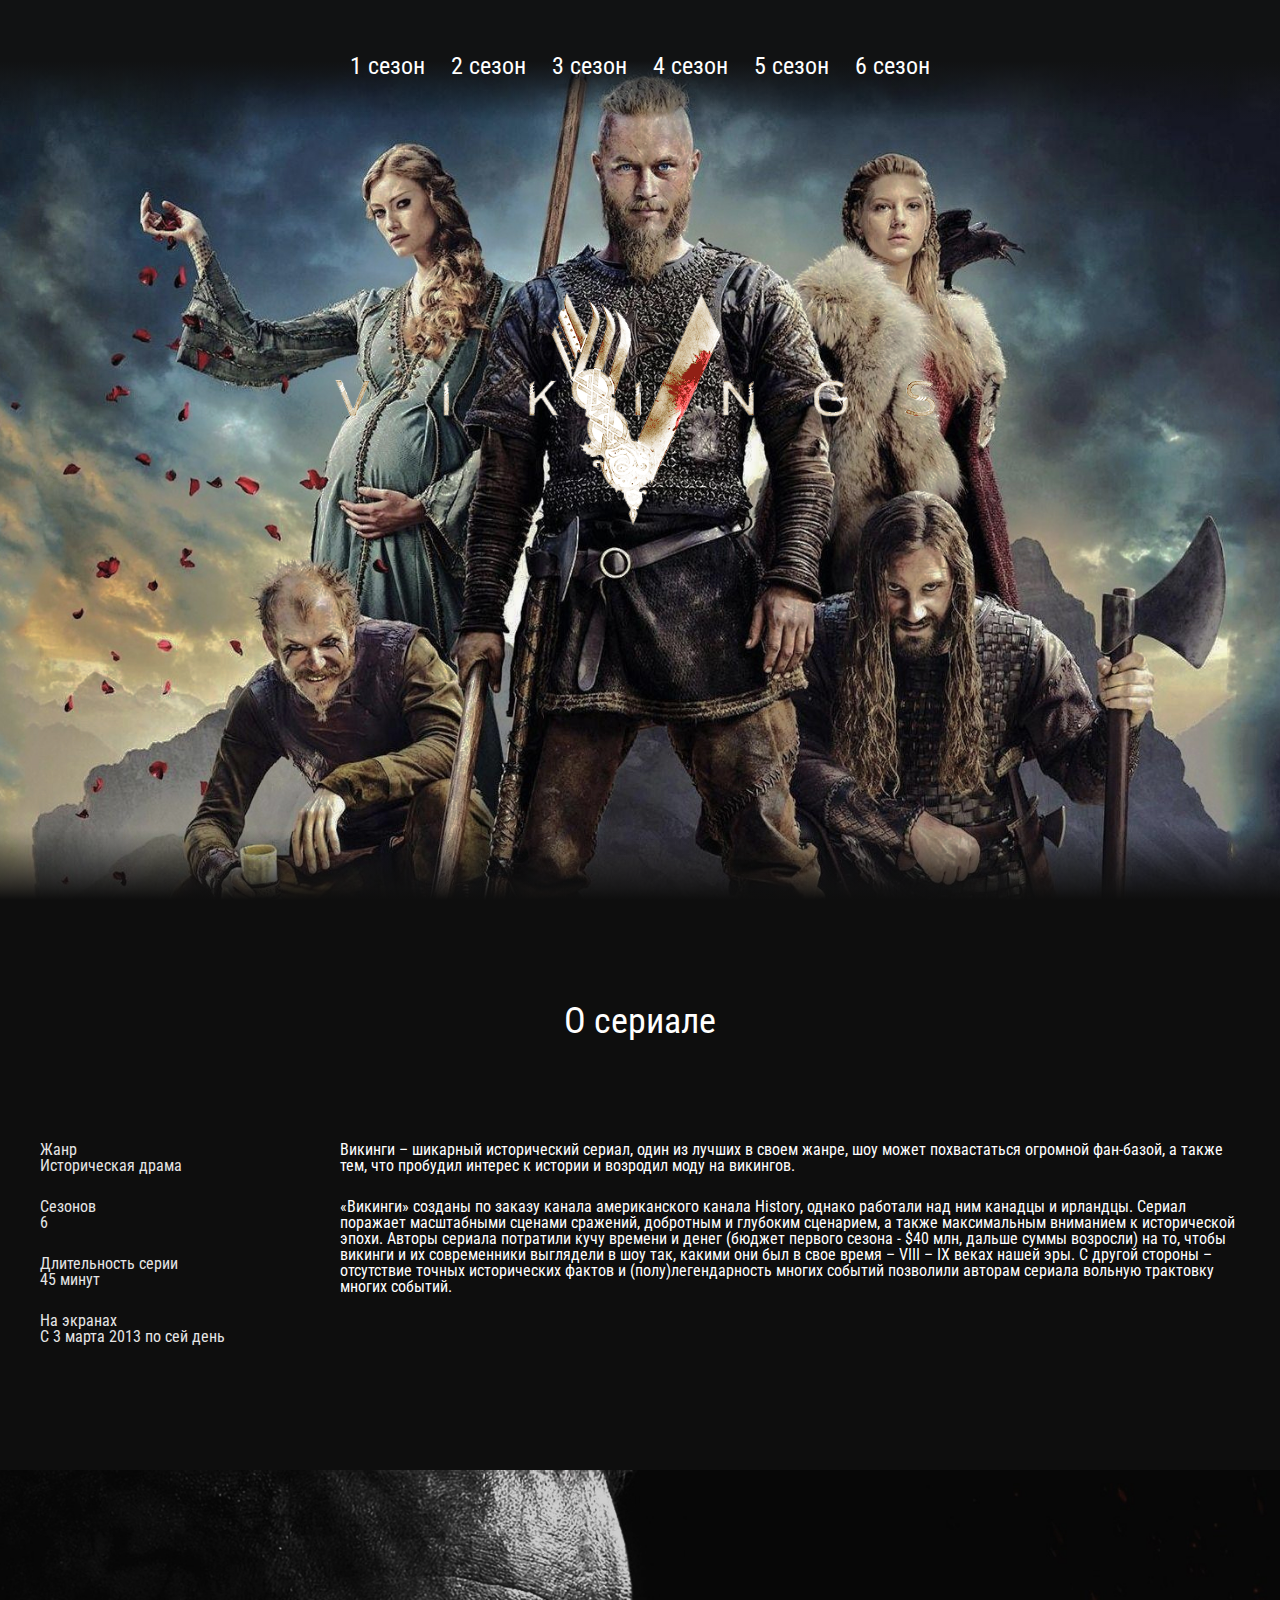
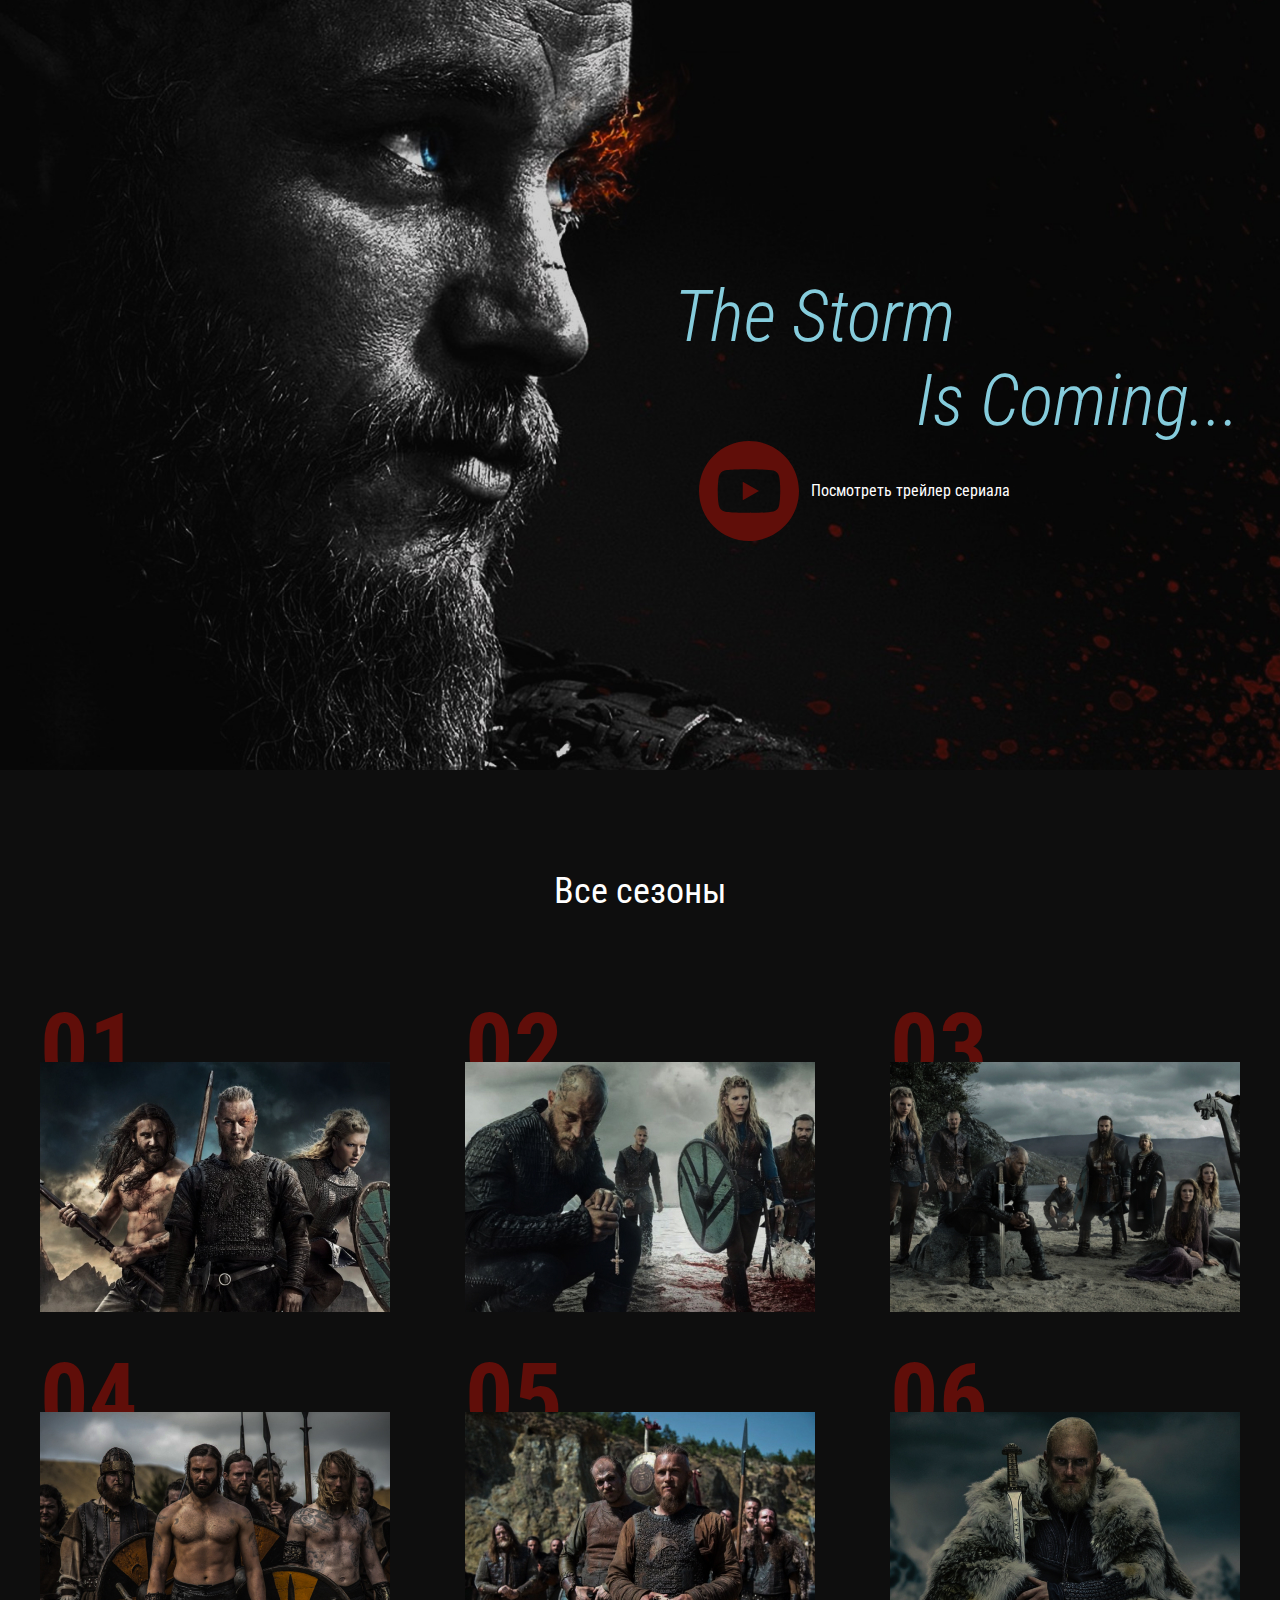
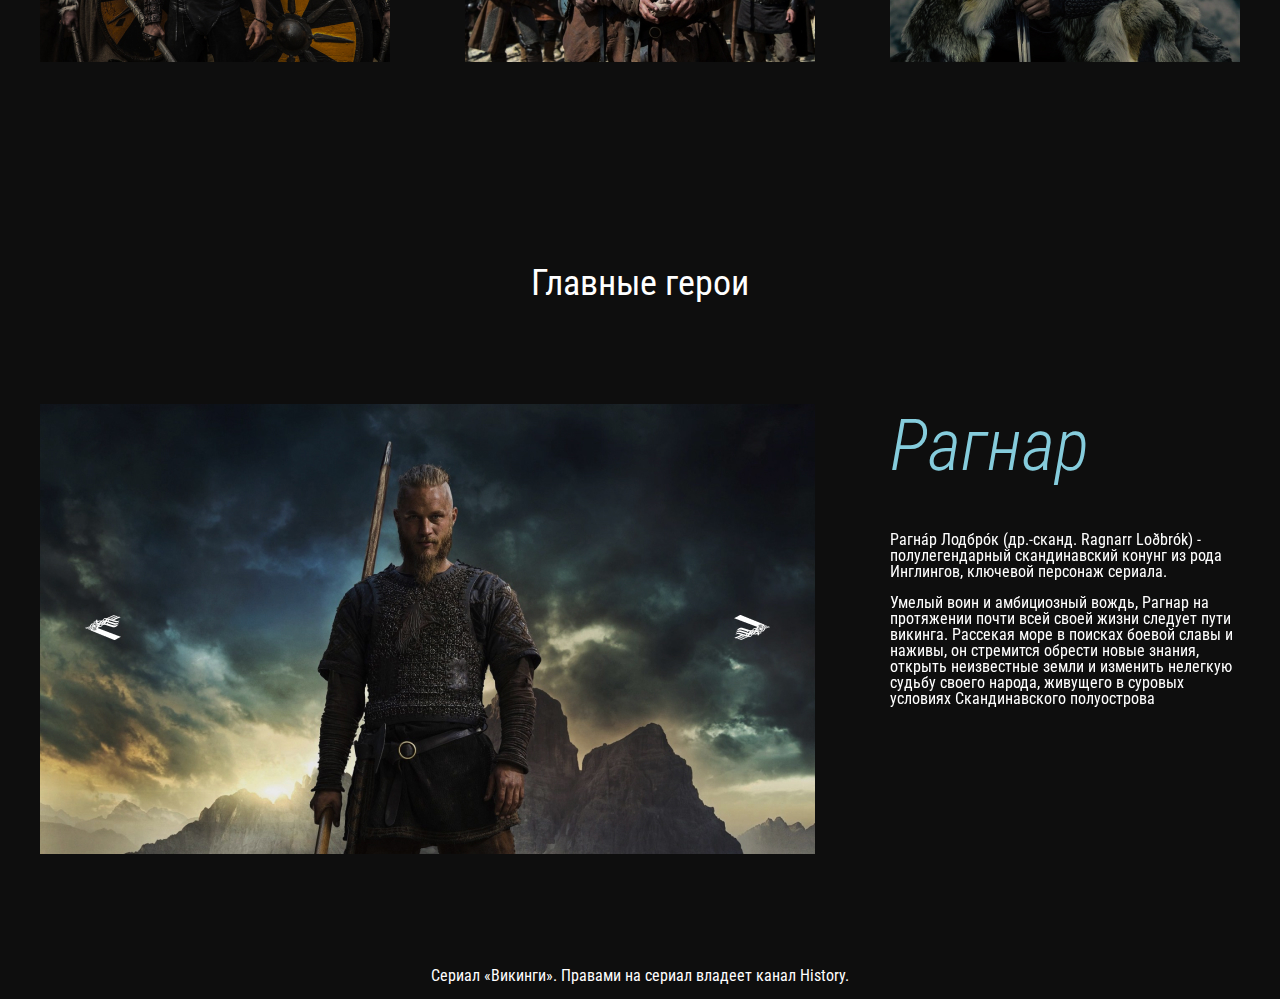
<file: index.html>
<!DOCTYPE html>
<html lang="ru">
<head>
  <meta charset="UTF-8">
  <meta name="viewport" content="width=device-width, initial-scale=1.0">
  <meta http-equiv="X-UA-Compatible" content="ie=edge">
  <title>Viking</title>
  <link rel="preconnect" href="https://fonts.googleapis.com">
  <link rel="preconnect" href="https://fonts.gstatic.com" crossorigin>
  <link href="https://fonts.googleapis.com/css2?family=Roboto+Condensed:ital,wght@0,400;0,700;1,300&display=swap" rel="stylesheet">
  <link rel="stylesheet" href="css/reset.css">
  <link rel="stylesheet" href="css/slick.css">
  <link rel="stylesheet" href="css/jquery.fancybox.css">
  <link rel="stylesheet" href="css/style.css">
</head>
<body>

 <header class="header">
   <nav class="menu">
     <button class="menu__btn">
       <span></span>
     </button>
     <ul class="menu__list">
       <li class="menu__list-item">
         <a class="menu__list-link" href="seasons-1.html">1 сезон</a>
       </li>
       <li class="menu__list-item">
         <a class="menu__list-link" href="#">2 сезон</a>
       </li>
       <li class="menu__list-item">
         <a class="menu__list-link" href="#">3 сезон</a>
       </li>
       <li class="menu__list-item">
         <a class="menu__list-link" href="#">4 сезон</a>
       </li>
       <li class="menu__list-item">
         <a class="menu__list-link" href="#">5 сезон</a>
       </li>
       <li class="menu__list-item">
         <a class="menu__list-link" href="#">6 сезон</a>
       </li>
     </ul>
   </nav>
   <div class="logo">
     <img class="logo__img" src="images/logo.png" alt="Логотип">
   </div>
 </header>

<section class="about section-page">
  <div class="container">
  <h3 class="title">
    О сериале
  </h3>
    <div class="about__inner">
      <ul class="about__info">
        <li class="about__info-item">
          Жанр
          <span>Историческая драма</span>
        </li>
        <li class="about__info-item">
          Сезонов
          <span>6</span>

        </li>
        <li class="about__info-item">
          Длительность серии
          <span>45 минут</span>
        </li>
        <li class="about__info-item">
          На экранах
          <span>С 3 марта 2013 по сей день</span>
        </li>
      </ul>
      <div class="about__text">
        <p>
          Викинги – шикарный исторический сериал, один из лучших в своем жанре, шоу может похвастаться огромной фан-базой, а также тем, что пробудил интерес к истории и возродил моду на викингов.
        </p>
        <p>
          «Викинги» созданы по заказу канала американского канала History, однако работали над ним канадцы и ирландцы. Сериал поражает масштабными сценами сражений, добротным и глубоким сценарием, а также максимальным вниманием к исторической эпохи. Авторы сериала потратили кучу времени и денег (бюджет первого сезона - $40 млн, дальше суммы возросли) на то, чтобы викинги и их современники выглядели в шоу так, какими они был в свое время – VIII – IX веках нашей эры. С другой стороны – отсутствие точных исторических фактов и (полу)легендарность многих событий позволили авторам сериала вольную трактовку многих событий.
        </p>
      </div>
  </div>
  </div>
</section>

<section class="video">
 <div class="container">
    <h3 class="video__text">
      <span>The Storm </span>
      Is Coming...
    </h3>
   <a class="video__btn" data-fancybox href="https://www.youtube.com/watch?v=tx5Ne_TbWpQ&list=PLN2KCaMlZNdC8eipxblUb3vqh7GuG6ElK&index=26&ab_channel=%D0%9E%D1%820%D0%B4%D0%BE1">Посмотреть трейлер сериала</a>
 </div>
</section>

<section class="seasons section-page">
  <div class="container">
    <h3 class="title">
      Все сезоны
    </h3>
    <ol class="seasons__inner">
      <li class="seasons__item" style="background-image: url('images/seasons-image-1.jpg');">
        <a href="#" class="seasons__link">Смотреть</a>
      </li>
      <li class="seasons__item" style="background-image: url('images/seasons-image-2.jpg');">
        <a href="#" class="seasons__link">Смотреть</a>
      </li>
      <li class="seasons__item" style="background-image: url('images/seasons-image-3.jpg');">
        <a href="#" class="seasons__link">Смотреть</a>
      </li>
      <li class="seasons__item" style="background-image: url('images/seasons-image-4.jpg');">
        <a href="#" class="seasons__link">Смотреть</a>
      </li>
      <li class="seasons__item" style="background-image: url('images/seasons-image-5.jpg');">
        <a href="#" class="seasons__link">Смотреть</a>
      </li>
     <li class="seasons__item" style="background-image: url('images/seasons-image-6.jpg');">
      <a href="#" class="seasons__link">Смотреть</a>
      </li>
    </ol>
  </div>
</section>

 <section class="heroes section-page">
   <div class="container">
     <h3 class="title">Главные герои</h3>
     <div class="heroes__inner">
       <div class="heroes__slider-img">
         <img class="heroes__images" src="images/hero-1.jpg" alt="">
         <img class="heroes__images" src="images/hero-1.jpg" alt="">
         <img class="heroes__images" src="images/hero-1.jpg" alt="">
       </div>
       <div class="heroes__slider-text">
        <div class="heroes__text">
          <h4 class="heroes__name">Рагнар</h4>
          <p>
            Рагна́р Лодбро́к (др.-сканд. Ragnarr Loðbrók) - полулегендарный скандинавский конунг из рода Инглингов, ключевой персонаж сериала.
          </p>
          <p>
            Умелый воин и амбициозный вождь, Рагнар на протяжении почти всей своей жизни следует пути викинга. Рассекая море в поисках боевой славы и наживы, он стремится обрести новые знания, открыть неизвестные земли и изменить нелегкую судьбу своего народа, живущего в суровых условиях Скандинавского полуострова
          </p>
        </div>
         <div class="heroes__text">
           <h4 class="heroes__name">Рагнар2</h4>
           <p>
             Рагна́р Лодбро́к (др.-сканд. Ragnarr Loðbrók) - полулегендарный скандинавский конунг из рода Инглингов, ключевой персонаж сериала.
           </p>
           <p>
             Умелый воин и амбициозный вождь, Рагнар на протяжении почти всей своей жизни следует пути викинга. Рассекая море в поисках боевой славы и наживы, он стремится обрести новые знания, открыть неизвестные земли и изменить нелегкую судьбу своего народа, живущего в суровых условиях Скандинавского полуострова
           </p>
         </div>
         <div class="heroes__text">
           <h4 class="heroes__name">Рагнар3</h4>
           <p>
             Рагна́р Лодбро́к (др.-сканд. Ragnarr Loðbrók) - полулегендарный скандинавский конунг из рода Инглингов, ключевой персонаж сериала.
           </p>
           <p>
             Умелый воин и амбициозный вождь, Рагнар на протяжении почти всей своей жизни следует пути викинга. Рассекая море в поисках боевой славы и наживы, он стремится обрести новые знания, открыть неизвестные земли и изменить нелегкую судьбу своего народа, живущего в суровых условиях Скандинавского полуострова
           </p>
         </div>
       </div>
     </div>
   </div>
 </section>

 <footer class="footer">
   <div class="container">
     <p class="copy">
       Сериал «Викинги». Правами на сериал владеет канал History.
     </p>
   </div>
 </footer>



  <script src="https://ajax.googleapis.com/ajax/libs/jquery/3.4.1/jquery.min.js"></script>
  <script src="js/slick.min.js"></script>
  <script src="js/jquery.fancybox.min.js"></script>
  <script src="js/main.js"></script>
</body>
</html>
</file>
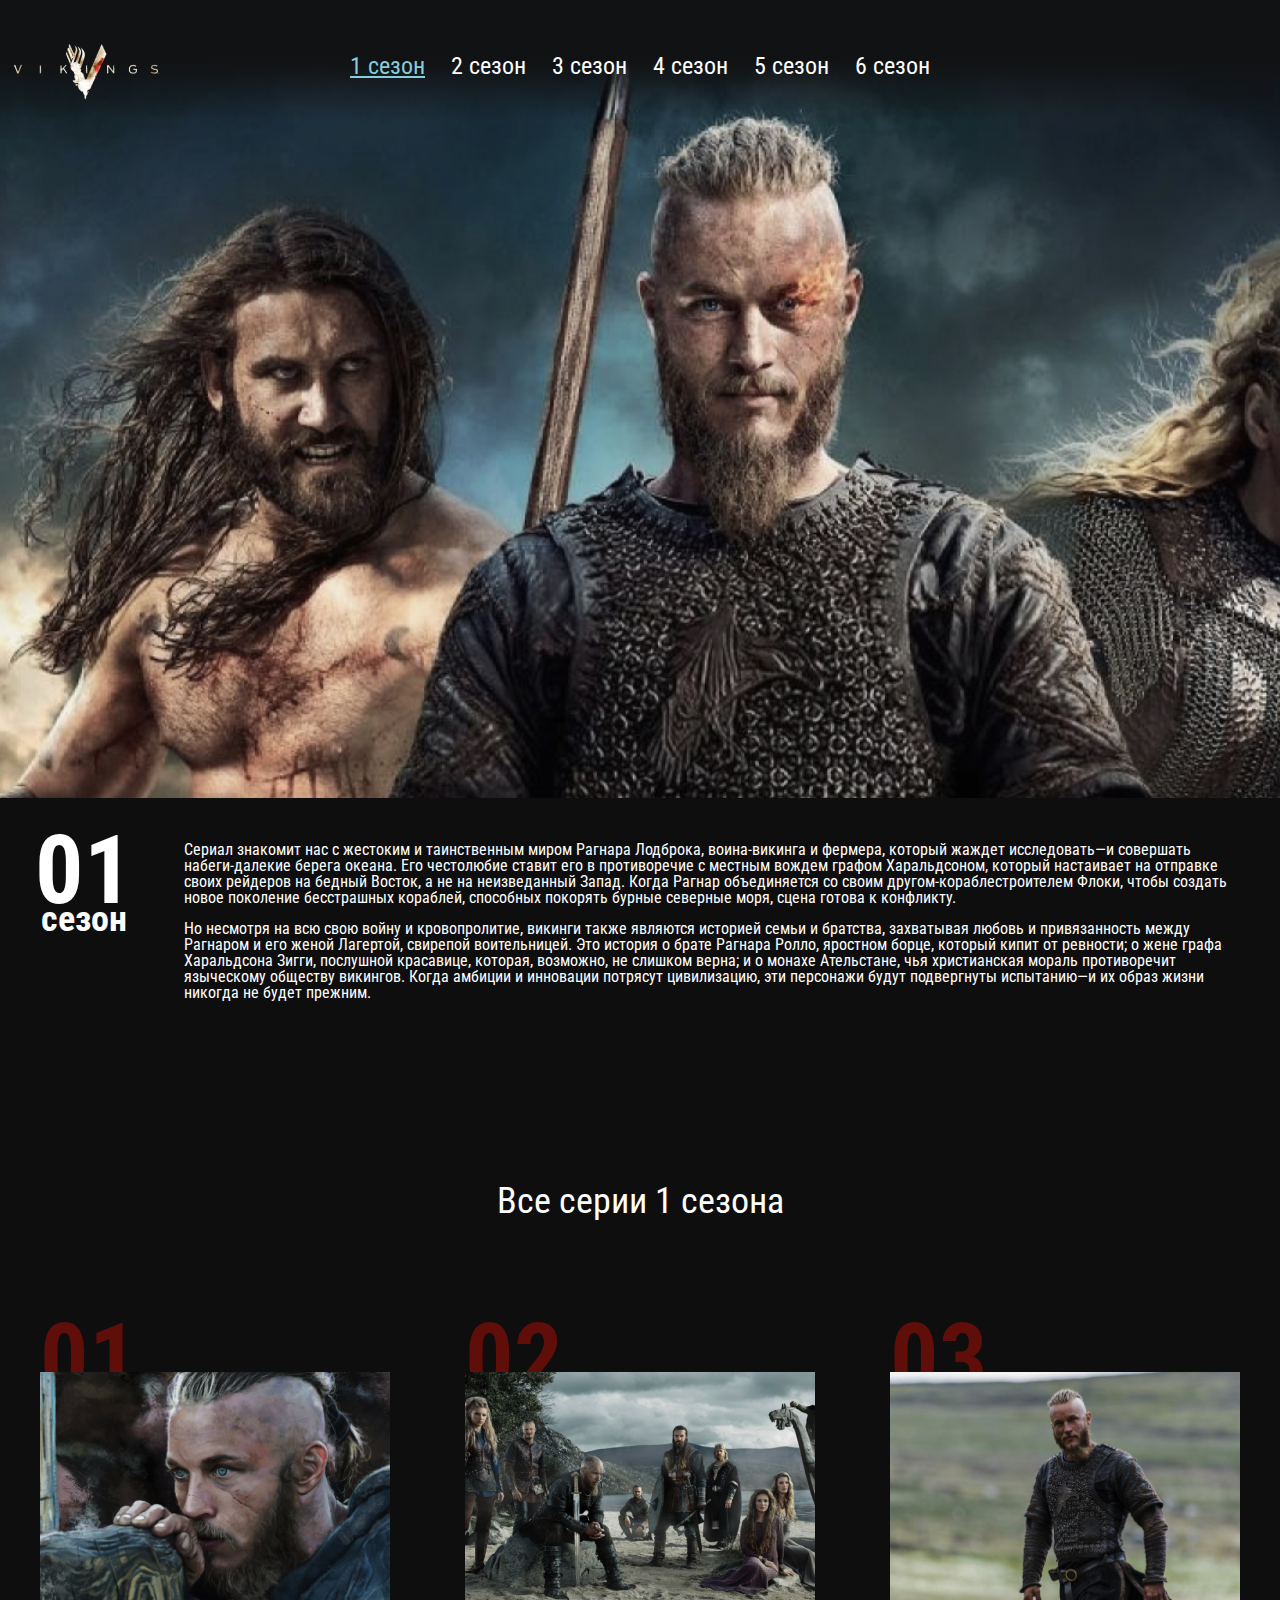
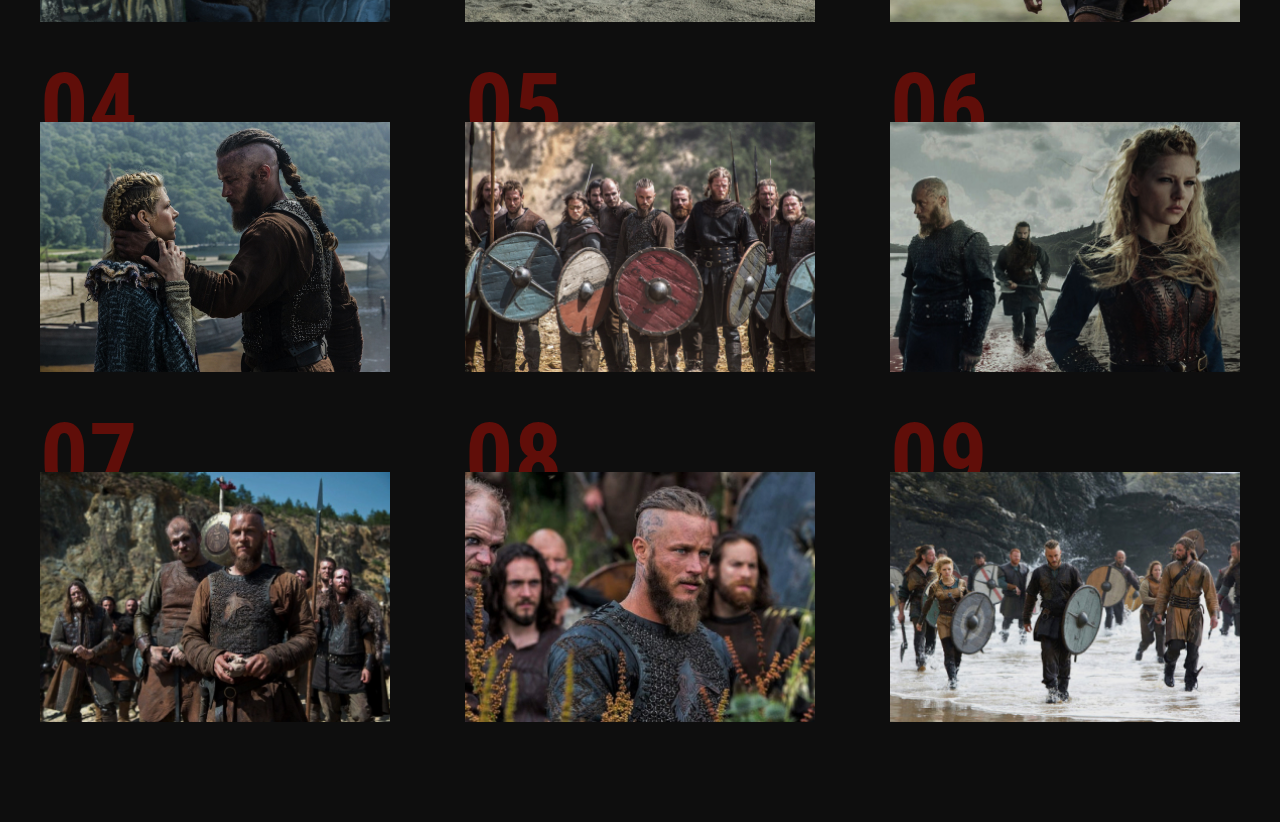
<file: seasons-1.html>
<!doctype html>
<html lang="ru">
<head>
  <meta charset="UTF-8">
  <meta name="viewport" content="width=device-width, user-scalable=no, initial-scale=1.0, maximum-scale=1.0, minimum-scale=1.0">
  <meta http-equiv="X-UA-Compatible" content="ie=edge">
  <title>Season</title>
  <link rel="preconnect" href="https://fonts.googleapis.com">
  <link rel="preconnect" href="https://fonts.gstatic.com" crossorigin>
  <link href="https://fonts.googleapis.com/css2?family=Roboto+Condensed:ital,wght@0,400;0,700;1,300&display=swap" rel="stylesheet">
  <link rel="stylesheet" href="css/reset.css">
  <link rel="stylesheet" href="css/jquery.fancybox.css">
  <link rel="stylesheet" href="css/style.css">
</head>
<body>

<header class="page-header">
  <nav class="menu">
    <button class="menu__btn">
      <span></span>
    </button>
    <div class="menu__container">
      <a href="" class="page-logo">
        <img src="images/page-logo.png" alt="">
      </a>
      <ul class="menu__list">
        <li class="menu__list-item">
          <a class="menu__list-link menu__list-link--active" href="#">1 сезон</a>
        </li>
        <li class="menu__list-item">
          <a class="menu__list-link" href="#">2 сезон</a>
        </li>
        <li class="menu__list-item">
          <a class="menu__list-link" href="#">3 сезон</a>
        </li>
        <li class="menu__list-item">
          <a class="menu__list-link" href="#">4 сезон</a>
        </li>
        <li class="menu__list-item">
          <a class="menu__list-link" href="#">5 сезон</a>
        </li>
        <li class="menu__list-item">
          <a class="menu__list-link" href="#">6 сезон</a>
        </li>
      </ul>
    </div>
  </nav>
  <div class="season-info">
    <div class="season-info__num">
      01
      <span>сезон</span>
    </div>
    <div class="season-info__text">
        Сериал знакомит нас с жестоким и таинственным миром Рагнара Лодброка, воина-викинга и фермера, который жаждет исследовать—и совершать набеги-далекие берега океана. Его честолюбие ставит его в противоречие с местным вождем графом Харальдсоном, который настаивает на отправке своих рейдеров на бедный Восток, а не на неизведанный Запад. Когда Рагнар объединяется со своим другом-кораблестроителем Флоки, чтобы создать новое поколение бесстрашных кораблей, способных покорять бурные северные моря, сцена готова к конфликту.
      </p>
      <p>
        Но несмотря на всю свою войну и кровопролитие, викинги также являются историей семьи и братства, захватывая любовь и привязанность между Рагнаром и его женой Лагертой, свирепой воительницей. Это история о брате Рагнара Ролло, яростном борце, который кипит от ревности; о жене графа Харальдсона Зигги, послушной красавице, которая, возможно, не слишком верна; и о монахе Ательстане, чья христианская мораль противоречит языческому обществу викингов. Когда амбиции и инновации потрясут цивилизацию, эти персонажи будут подвергнуты испытанию—и их образ жизни никогда не будет прежним.
      </p>
    </div>
  </div>
</header>
  <section class="seasons section-page">
    <div class="container">
      <h3 class="title">
        Все серии 1 сезона
      </h3>
      <ol class="seasons__inner">
        <li class="seasons__item" style="background-image: url('images/seasons-image-1-1.jpg');">
          <a data-fancybox="gallery" href="https://www.youtube.com/watch?v=tx5Ne_TbWpQ&list=PLN2KCaMlZNdC8eipxblUb3vqh7GuG6ElK&index=26&ab_channel=%D0%9E%D1%820%D0%B4%D0%BE1?autoplay=0" class="seasons__link">Смотреть</a>
        <li class="seasons__item" style="background-image: url('images/seasons-image-1-2.jpg');">
          <a data-fancybox="gallery" href="https://www.youtube.com/watch?v=tx5Ne_TbWpQ&list=PLN2KCaMlZNdC8eipxblUb3vqh7GuG6ElK&index=26&ab_channel=%D0%9E%D1%820%D0%B4%D0%BE1?autoplay=0" class="seasons__link">Смотреть</a>
        </li>
        <li class="seasons__item" style="background-image: url('images/seasons-image-1-3.jpg');">
          <a data-fancybox="gallery" href="https://www.youtube.com/watch?v=tx5Ne_TbWpQ&list=PLN2KCaMlZNdC8eipxblUb3vqh7GuG6ElK&index=26&ab_channel=%D0%9E%D1%820%D0%B4%D0%BE1?autoplay=0" class="seasons__link">Смотреть</a>
        </li>
        <li class="seasons__item" style="background-image: url('images/seasons-image-1-4.jpg');">
          <a data-fancybox="gallery" href="https://www.youtube.com/watch?v=tx5Ne_TbWpQ&list=PLN2KCaMlZNdC8eipxblUb3vqh7GuG6ElK&index=26&ab_channel=%D0%9E%D1%820%D0%B4%D0%BE1?autoplay=0" class="seasons__link">Смотреть</a>
        </li>
        <li class="seasons__item" style="background-image: url('images/seasons-image-1-5.jpg');">
          <a data-fancybox="gallery" href="https://www.youtube.com/watch?v=tx5Ne_TbWpQ&list=PLN2KCaMlZNdC8eipxblUb3vqh7GuG6ElK&index=26&ab_channel=%D0%9E%D1%820%D0%B4%D0%BE1?autoplay=0" class="seasons__link">Смотреть</a>
        </li>
        <li class="seasons__item" style="background-image: url('images/seasons-image-1-6.jpg');">
          <a data-fancybox="gallery" href="https://www.youtube.com/watch?v=tx5Ne_TbWpQ&list=PLN2KCaMlZNdC8eipxblUb3vqh7GuG6ElK&index=26&ab_channel=%D0%9E%D1%820%D0%B4%D0%BE1?autoplay=0" class="seasons__link">Смотреть</a>
        </li>
        <li class="seasons__item" style="background-image: url('images/seasons-image-1-7.jpg');">
          <a data-fancybox="gallery" href="https://www.youtube.com/watch?v=tx5Ne_TbWpQ&list=PLN2KCaMlZNdC8eipxblUb3vqh7GuG6ElK&index=26&ab_channel=%D0%9E%D1%820%D0%B4%D0%BE1?autoplay=0" class="seasons__link">Смотреть</a>
        </li>
        <li class="seasons__item" style="background-image: url('images/seasons-image-1-8.jpg');">
          <a data-fancybox="gallery" href="https://www.youtube.com/watch?v=tx5Ne_TbWpQ&list=PLN2KCaMlZNdC8eipxblUb3vqh7GuG6ElK&index=26&ab_channel=%D0%9E%D1%820%D0%B4%D0%BE1?autoplay=0" class="seasons__link">Смотреть</a>
        </li>
        <li class="seasons__item" style="background-image: url('images/seasons-image-1-9.jpg');">
          <a data-fancybox="gallery" href="https://www.youtube.com/watch?v=tx5Ne_TbWpQ&list=PLN2KCaMlZNdC8eipxblUb3vqh7GuG6ElK&index=26&ab_channel=%D0%9E%D1%820%D0%B4%D0%BE1?autoplay=0" class="seasons__link">Смотреть</a>
        </li>
      </ol>
    </div>
  </section>
  <script src="https://ajax.googleapis.com/ajax/libs/jquery/3.4.1/jquery.min.js"></script>
  <script src="js/jquery.fancybox.min.js"></script>
  <script src="js/main.js"></script>
</body>
</html>
</file>
<file: css/style.css>
* {
 box-sizing: border-box;
}

body {
 background-color: #0e0e0e;
 color: #fff;
 font-weight: 400;
 font-family: 'Roboto Condensed', sans-serif;
}

a {
 color: inherit;
 text-decoration: none;
}
ul {
 list-style: none;
}

.container {
max-width: 1220px;
 padding: 0 10px;
 margin: 0 auto;
}
.section-page {
 padding: 100px 0;
}

.title {
  text-align: center;
  margin-bottom: 100px;
  font-size: 36px;
  line-height: 42px;
  font-weight: 400;

}

.header {
  background-image: url("../images/header-bg.jpg");
  height: 100vh;
  background-size: cover;
  background-repeat: no-repeat;
  background-position: center 50px;
  text-align: center;
  position: relative;
}
.header::after {
  content: "";
  position: absolute;
  height: 70px;
  bottom: 0;
  left: 0;
  width: 100%;
  background: linear-gradient(180deg, #0E0E0E 0%, rgba(17, 17, 17, 0.850295) 16.53%, rgba(32, 31, 33, 0) 100%);
  transform: rotate(180deg);
}

.menu {
  padding: 50px 0 58px;
  background: linear-gradient(180deg, #111213 0%, #111213 43.62%, rgba(32, 31, 33, 0) 86.33%);
}

.menu__btn {
  display: none;
}

.menu__list {
  display: flex;
  justify-content: center;
}
.menu__list-item {
  padding: 0 13px;
}
.menu__list-link {
 font-size: 36px;
 line-height: 42px;
}
.menu__list-link:hover,
.menu__list-link--active{
  color: #85ccdc;
  text-decoration: underline;
}
.logo {
 padding-top: 17vh;
}
.about__inner {
 display: flex;
}
.about__info {
  width: 375px;
  margin-right: 50px;
  flex: none;
}
.about__info-item {
 margin-bottom: 25px;
 color: #e5e5e5;
}

.about__info-item span{
 display: block;
}

.about__text p{
  margin-bottom: 25px;
}
.video {
  background-image: url("../images/video-bg.jpg");
  height: 100vh;
  background-size: cover;
  background-position: center center;
  background-repeat: no-repeat;
  text-align: right;
}
.video__text {
  font-style: italic;
  font-weight: 300;
  font-size: 72px;
  line-height: 84px;
  color: #85CCDC;
  padding-top: 45vh;
  margin-bottom: 40px;
}
.video__text span {
  display: block;
  padding-right: 285px;
}
.video__btn {
  padding-left: 112px;
  position: relative;
  margin-right: 230px;
}
.video__btn::before {
  content: "";
  position: absolute;
  width: 100px;
  height: 100px;
  top: -40px;
  left: 0;
  background-image: url("../images/youtube-btn.svg");
}

.seasons__inner {
  display: grid;
  grid-template-columns: repeat(auto-fill, minmax(284px, 1fr));
  grid-gap: 100px 75px;
  counter-reset: counter;
  padding-top: 50px;
}

.seasons__item {
  height: 250px;
  background-repeat: no-repeat;
  background-position: center center;
  background-size: cover;
  position: relative;
  display: flex;
  justify-content: center;
  align-items: center;
}

.seasons__item:nth-child(n+10)::before {
  content: counter(number);
}


.seasons__item:hover .seasons__link {
  opacity: 1;
}
.seasons__item:hover::after {
  content: "";
  position: absolute;
  top: 0;
  left: 0;
  right: 0;
  bottom: 0;
  background: rgba(14, 14, 14, 0.8);
}
.seasons__item::before {
  content: "0" counter(counter);
  counter-increment: counter;
  position: absolute;
  font-weight: bold;
  font-size: 96px;
  line-height: 112px;
  color: #600e09;
  top: -70px;
  left: 0;
  z-index: -1;
}
.seasons__link {
  font-size: 36px;
  line-height: 42px;
  padding: 12px 78px 11px;
  background-color: #0E0E0E;
  opacity: 0;
  transition: all .3s;
  z-index: 2;
}

.heroes__inner {
  display: flex;
  justify-content: space-between;
}
.heroes__slider-img {
  max-width: 775px;
}
.heroes__slider-text {
  max-width: 350px;
}
.slick-btn {
  position: absolute;
  top: 50%;
  transform: translateY(-50%);
  border: none;
  background-color: transparent;
  z-index: 5;
  cursor: pointer;
}
.slick-prev {
  left: 38px;
}

.slick-next {
  right: 38px;
}

.heroes__text p {
  margin-bottom: 15px;
}

.heroes__name {
  font-style: italic;
  font-weight: 300;
  font-size: 72px;
  line-height: 84px;
  color: #85CCDC;
  margin-bottom: 44px;
}

.copy {
  padding: 14px 0 15px;
  text-align: center;
}

/* start season-1 */

.page-header {
  background: url("../images/season-1bg.jpg") no-repeat center center;
  background-size: cover;
  height: 90vh;
  position: relative;
}

.menu__container {
  max-width: 1385px;
  margin: 0 auto;
  position: relative;
}

.page-logo {
  position: absolute;
  left: 0;
}

.season-info {
  position: absolute;
  max-width: 1385px;
  display: flex;
  padding: 44px 47px 64px 35px;
  background-color: #0e0e0e;
  bottom: 0;
  left: 0;
  right: 0;
  margin: 0 auto;
}

.season-info__num {
  font-weight: bold;
  font-size: 96px;
  line-height: 56px;
  text-align: center;
  margin-right: 51px;
}

.season-info__num span {
  display: block;
  font-size: 36px;
  line-height: 42px;
}

.season-info__text p {
  margin-bottom: 15px;
}
/* end season-1 */


/* start media */

@media (max-width: 1420px) {
  .page-logo {
    left: 10px;
    top: -6px;
  }
}


@media (max-width: 1366px) {
  .logo__img {
    width: 50%;
  }
  .menu__list-link {
    font-size: 24px;
    line-height: 32px;
  }
  .about__info {
    width: 250px;
  }
  .page-header {
    height: 120vh;
  }

}

@media (max-width: 1200px) {
  .heroes__inner {
    display: block;
  }
  .heroes__slider-text {
    max-width: 100%;
    padding-top: 50px;
  }
  .heroes__slider-img {
    max-width: 100%;
  }
}

@media (max-width: 1088px) {
  .seasons__item {
    height: 340px;
  }
}

@media (max-width: 992px) {
  .page-logo {
    display: none;
  }
}

@media (max-width: 768px) {
  .about__inner {
    display: block;
  }
  .section-page {
    padding: 50px 0;
  }
  .title {
    margin-bottom: 50px;
  }
  body {
    font-size: 16px;
    line-height: 19px;
  }
  .video__text {
    font-size: 48px;
    line-height: 56px;
  }
  .video__text span {
    padding-right: 200px;
  }
  .video__btn {
    margin-right: 0;
    padding-left: 62px;
  }

  .video__btn::before {
    width: 50px;
    height: 50px;
    background-size: cover;
    top: -16px;
  }
  .seasons__inner {
    grid-gap: 80px 35px;
  }
  .heroes__name {
    font-size: 46px;
    line-height: 56px;
    margin-bottom: 25px;
  }
  .season-info {
    display: block;
    padding: 30px 10px 0 10px;
  }
  .season-info__num {
    font-size: 50px;
    line-height: 26px;
    margin-bottom: 15px;
    text-align: left;
  }
  .season-info__num span {
    font-size: 25px;
    line-height: 32px;
  }
}

@media (max-width: 640px) {
  .menu {
    padding: 0;
    text-align: center;
    background: linear-gradient(180deg, #111213 0%, #111213 10%, rgba(33, 31, 33, 0) 86.33%);
  }
  .menu__list {
    display: block;
    transform: translateY(-130%);
    transition: all .3s;
  }
  .menu__list.menu__list--active {
    transform: translateY(0%);
    padding: 100px 0 50px;
    background-color: #0e0e0e;
  }
  .menu__list-link {
    display: block;
    padding: 10px 0;
  }
  .logo {
    padding-top: 21vh;
  }
  .page-logo {
    display: block;
    z-index: 10;
    top: 22px;
  }
  .menu__btn {
    display: block;
    width: 50px;
    height: 40px;
    cursor: pointer;
    position: absolute;
    z-index: 10;
    right: 10px;
    top: 20px;
    display: flex;
    align-items: center;
    background-color: transparent;
    border: none;
    padding: 0;
  }
  .menu__btn span {
    background-color: #fff;
    height: 5px;
    width: 100%;
  }
  .menu__btn::after,
  .menu__btn::before {
    content: "";
    width: 100%;
    height: 5px;
    background-color: #fff;
    position: absolute;
  }
  .menu__btn::before {
    top: 0;
    left: 0;
  }
  .menu__btn::after {
    bottom: 0;
    left: 0;
  }
  .page-header {
    height: 160vh;
  }
}

@media (max-width: 414px) {
  .seasons__item {
    height: 203px;
  }
}
@media (max-width: 374px) {
  .page-header {
    height: 200vh;
  }
}
/* end media */
</file>
